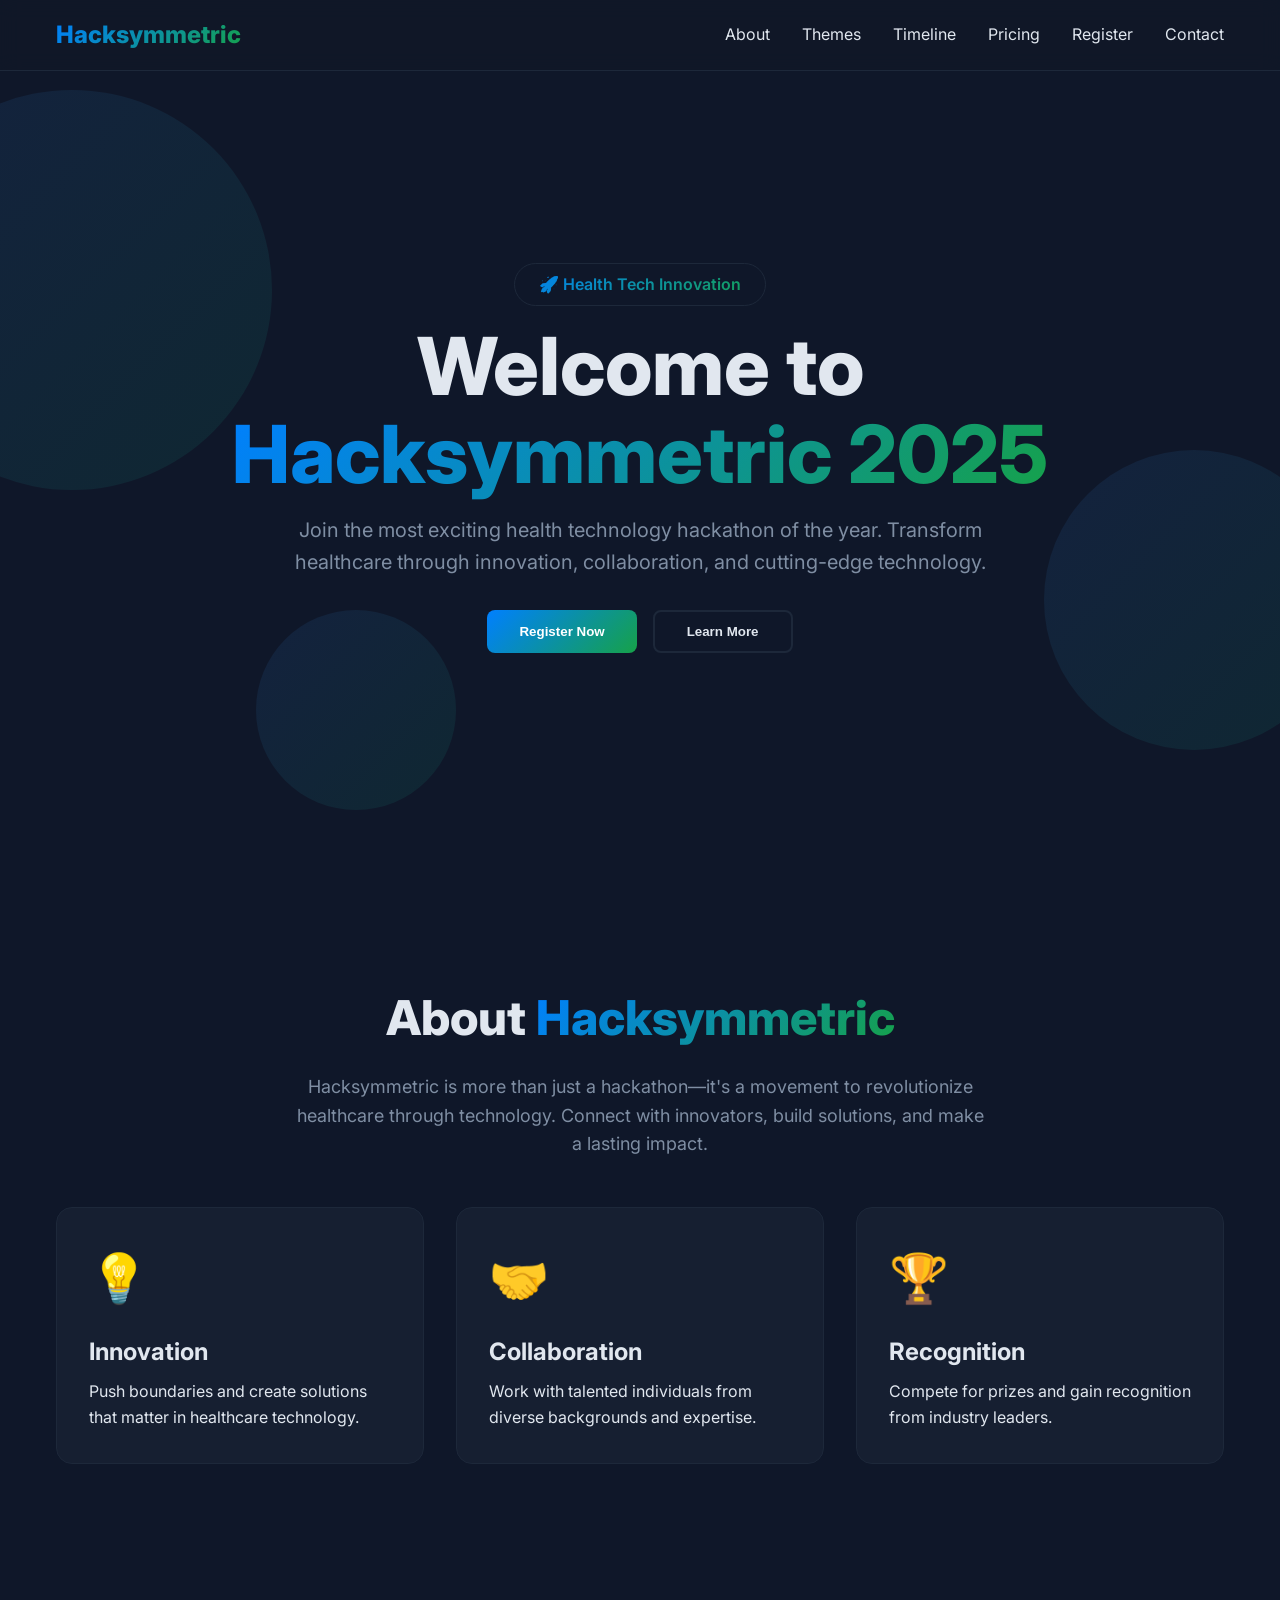
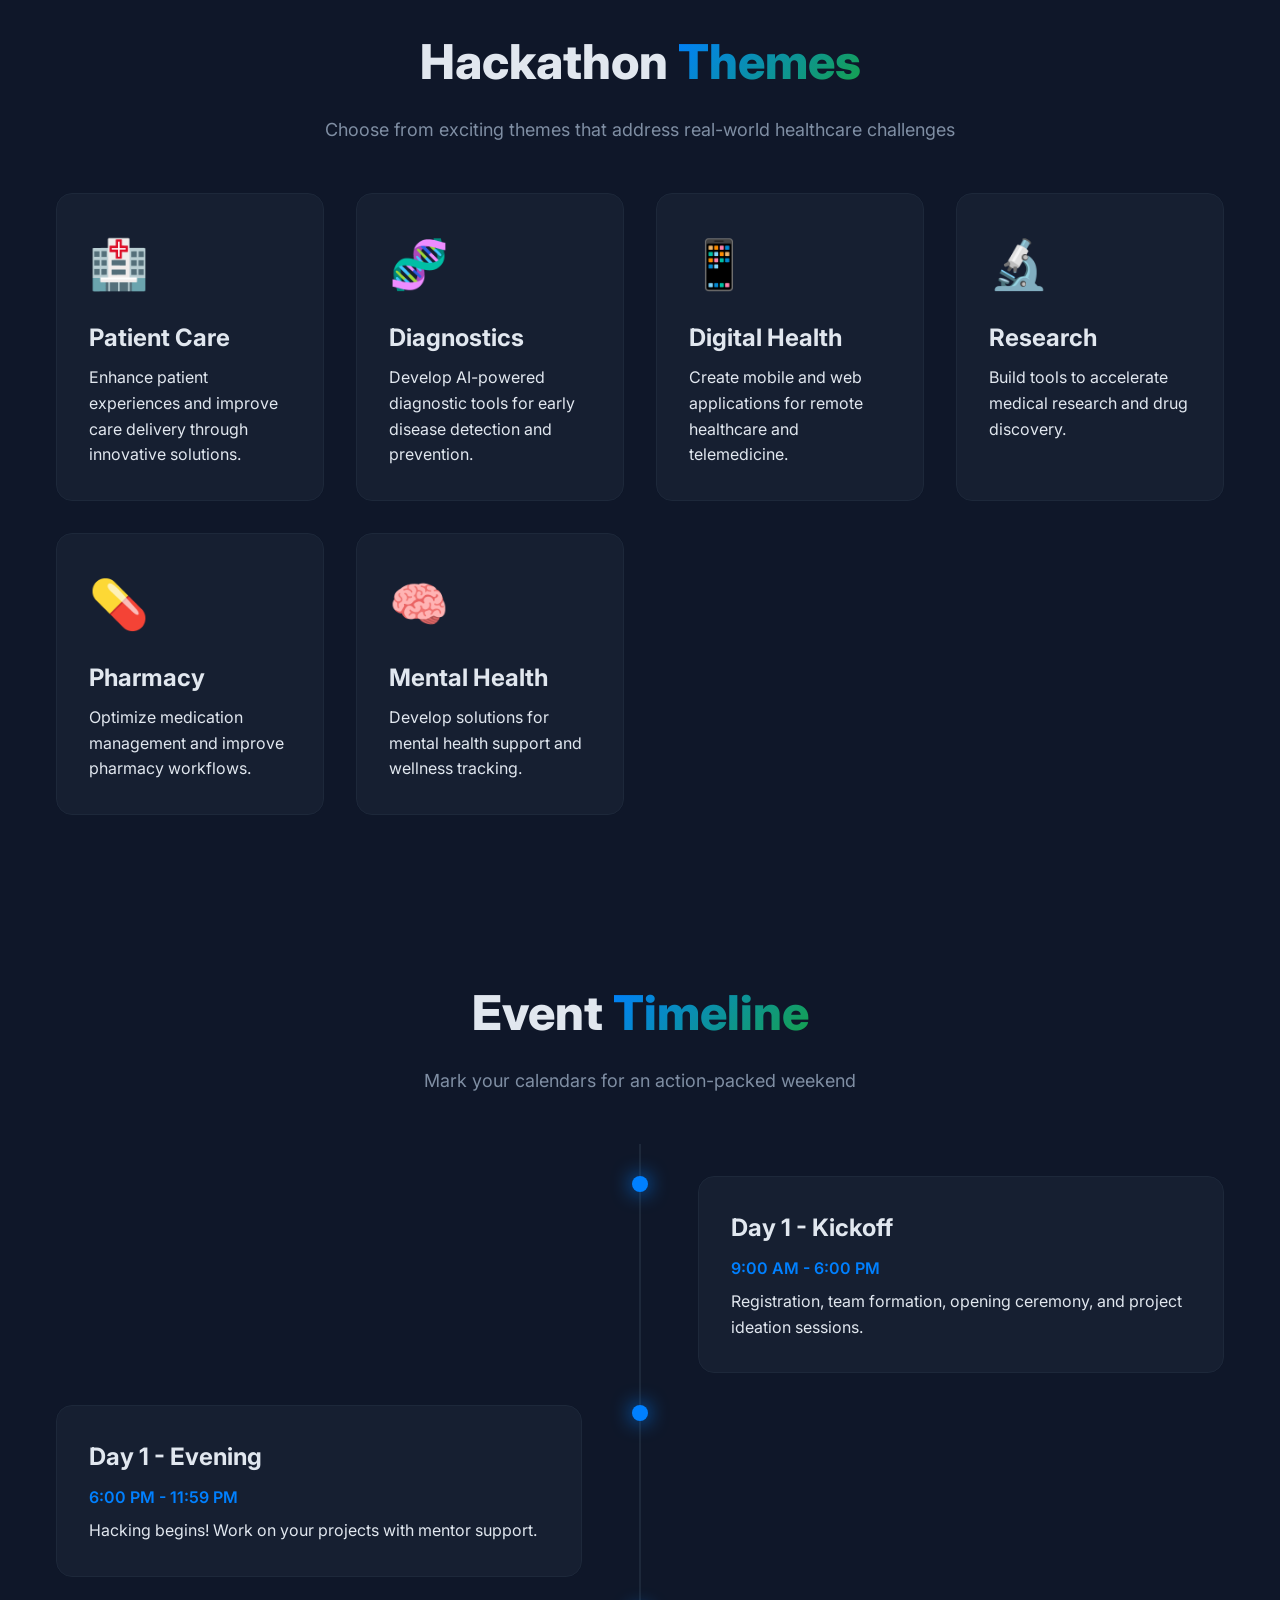
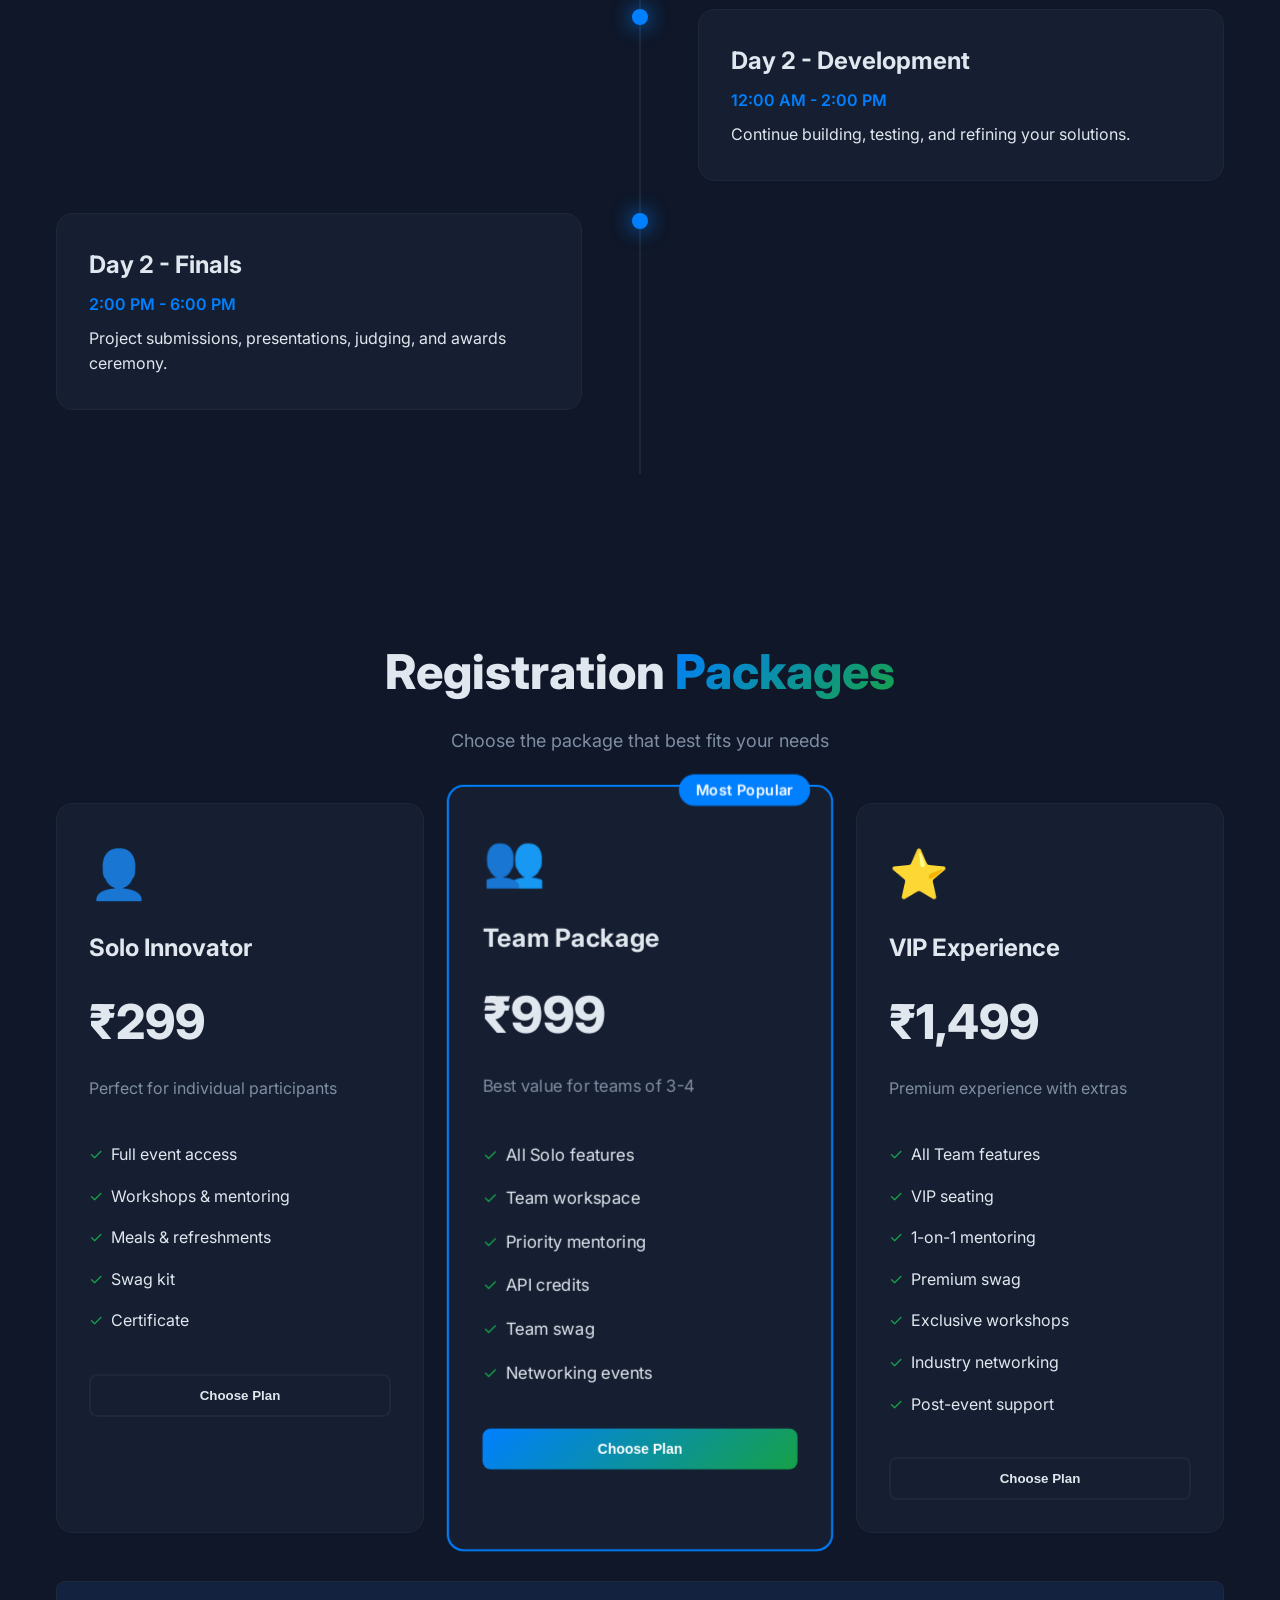
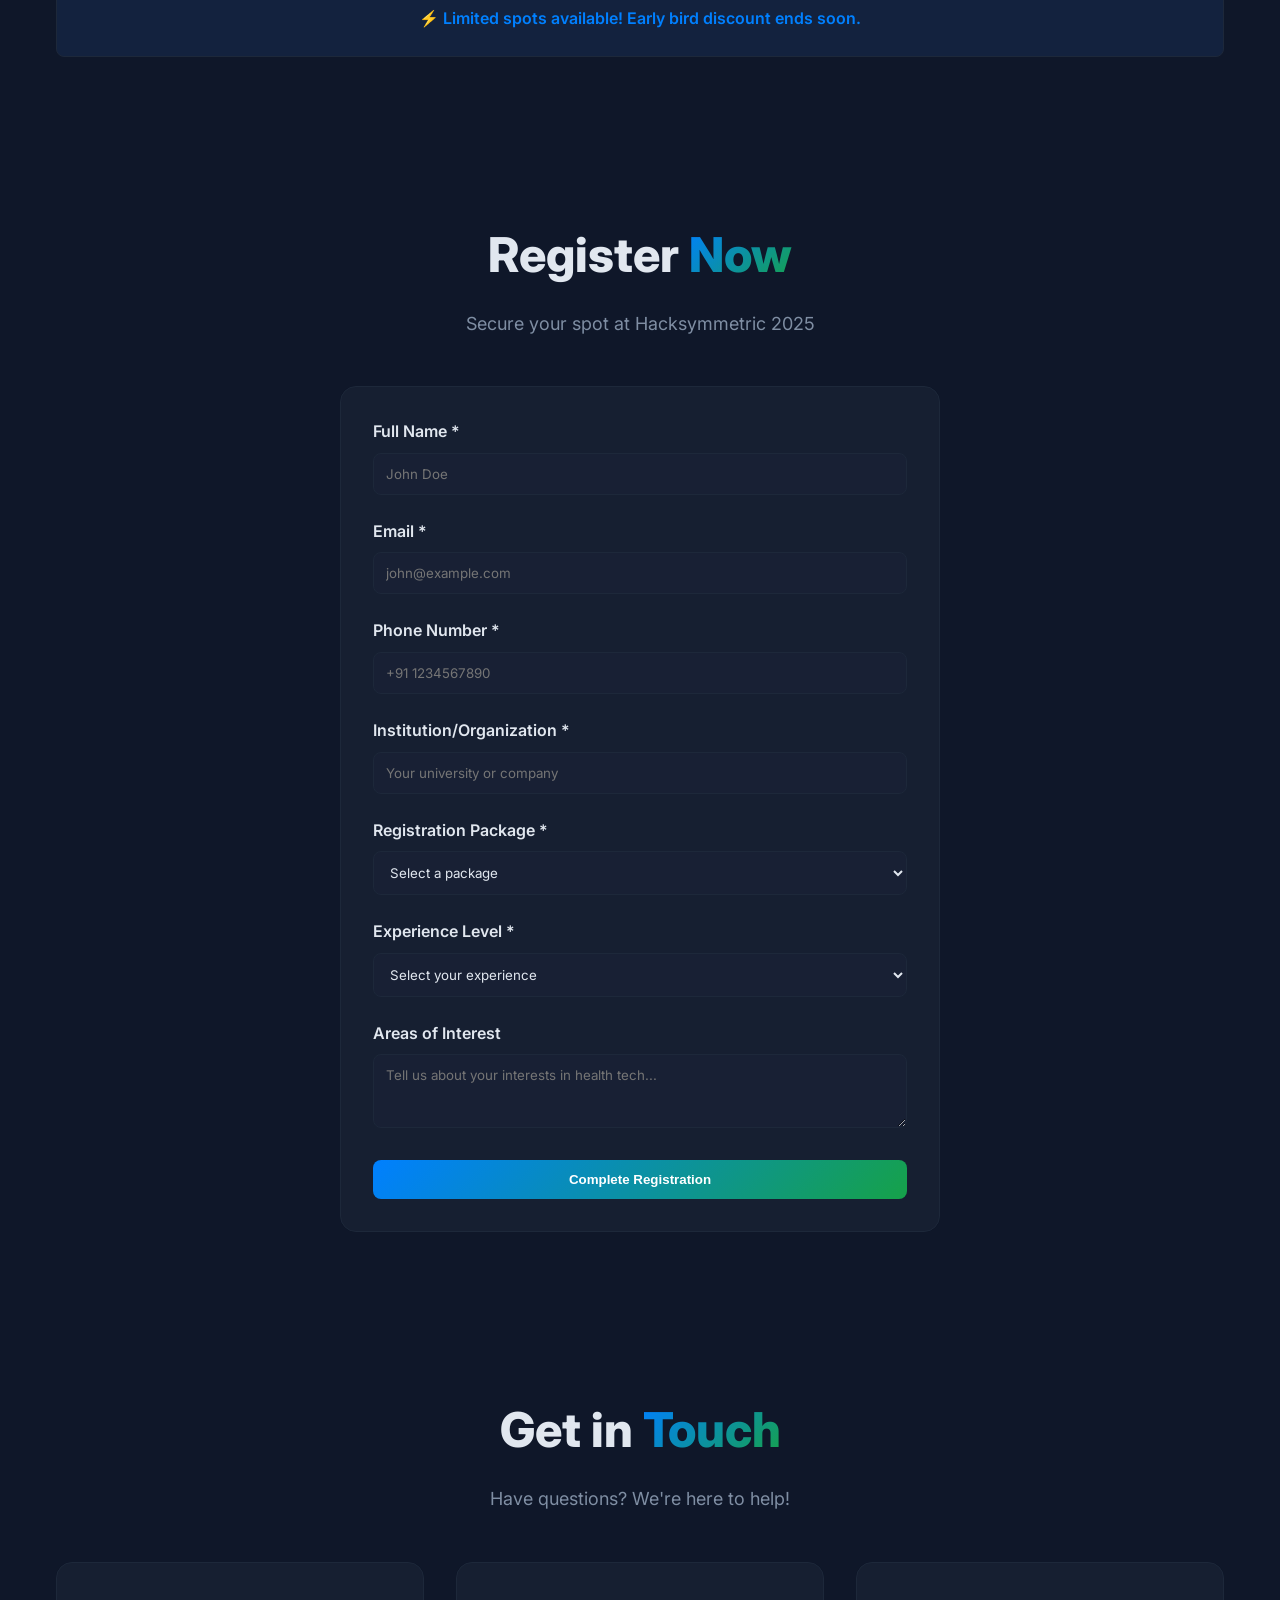
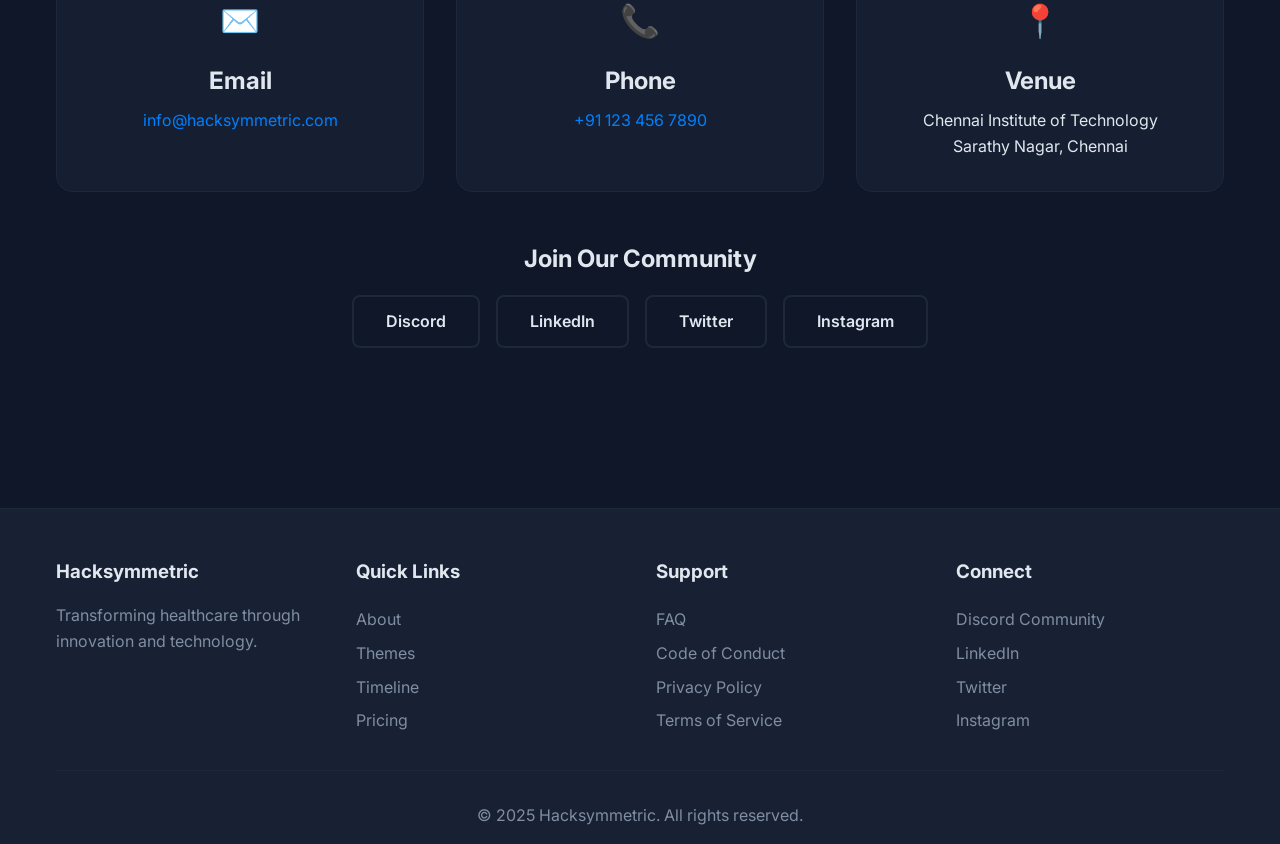
<file: public/hacksymmetric-complete.html>
<!DOCTYPE html>
<html lang="en">
<head>
    <meta charset="UTF-8">
    <meta name="viewport" content="width=device-width, initial-scale=1.0">
    <title>Hacksymmetric 2025 - Health Technology Hackathon</title>
    <meta name="description" content="Join Hacksymmetric 2025, the premier health technology hackathon. Innovate, collaborate, and transform healthcare through cutting-edge solutions.">
    <link rel="preconnect" href="https://fonts.googleapis.com">
    <link rel="preconnect" href="https://fonts.gstatic.com" crossorigin>
    <link href="https://fonts.googleapis.com/css2?family=Inter:wght@400;600;700;800&display=swap" rel="stylesheet">
    
    <style>
        * {
            margin: 0;
            padding: 0;
            box-sizing: border-box;
        }

        :root {
            --primary: 210 100% 50%;
            --primary-foreground: 0 0% 100%;
            --background: 222 47% 11%;
            --foreground: 213 31% 91%;
            --card: 224 37% 15%;
            --card-foreground: 213 31% 91%;
            --accent: 142 76% 36%;
            --accent-foreground: 144 61% 20%;
            --border: 216 34% 17%;
            --input: 216 34% 17%;
            --ring: 210 100% 50%;
            --muted: 223 47% 11%;
            --muted-foreground: 215.4 16.3% 56.9%;
        }

        body {
            font-family: 'Inter', sans-serif;
            background-color: hsl(var(--background));
            color: hsl(var(--foreground));
            line-height: 1.6;
            overflow-x: hidden;
        }

        .container {
            max-width: 1200px;
            margin: 0 auto;
            padding: 0 1rem;
        }

        /* Navigation */
        nav {
            position: fixed;
            top: 0;
            width: 100%;
            z-index: 50;
            transition: all 0.3s ease;
            background: rgba(17, 24, 39, 0.8);
            backdrop-filter: blur(10px);
            border-bottom: 1px solid hsl(var(--border));
        }

        nav.scrolled {
            background: rgba(17, 24, 39, 0.95);
            box-shadow: 0 4px 6px rgba(0, 0, 0, 0.1);
        }

        .nav-content {
            display: flex;
            justify-content: space-between;
            align-items: center;
            padding: 1rem;
            max-width: 1200px;
            margin: 0 auto;
        }

        .logo {
            font-size: 1.5rem;
            font-weight: 800;
            background: linear-gradient(135deg, hsl(var(--primary)), hsl(var(--accent)));
            -webkit-background-clip: text;
            -webkit-text-fill-color: transparent;
            cursor: pointer;
        }

        .nav-links {
            display: flex;
            gap: 2rem;
            list-style: none;
        }

        .nav-links a {
            color: hsl(var(--foreground));
            text-decoration: none;
            transition: color 0.3s ease;
            cursor: pointer;
        }

        .nav-links a:hover {
            color: hsl(var(--primary));
        }

        .mobile-menu-btn {
            display: none;
            background: none;
            border: none;
            color: hsl(var(--foreground));
            font-size: 1.5rem;
            cursor: pointer;
        }

        .mobile-menu {
            display: none;
            position: fixed;
            top: 60px;
            left: 0;
            right: 0;
            background: hsl(var(--background));
            border-bottom: 1px solid hsl(var(--border));
            padding: 1rem;
        }

        .mobile-menu.active {
            display: block;
        }

        .mobile-menu a {
            display: block;
            padding: 1rem;
            color: hsl(var(--foreground));
            text-decoration: none;
            border-bottom: 1px solid hsl(var(--border));
        }

        /* Buttons */
        .btn {
            padding: 0.75rem 2rem;
            border-radius: 0.5rem;
            font-weight: 600;
            cursor: pointer;
            transition: all 0.3s ease;
            border: none;
            text-decoration: none;
            display: inline-block;
        }

        .btn-primary {
            background: linear-gradient(135deg, hsl(var(--primary)), hsl(142 76% 36%));
            color: white;
        }

        .btn-primary:hover {
            transform: translateY(-2px);
            box-shadow: 0 10px 30px rgba(59, 130, 246, 0.4);
        }

        .btn-outline {
            background: transparent;
            border: 2px solid hsl(var(--border));
            color: hsl(var(--foreground));
        }

        .btn-outline:hover {
            background: hsl(var(--card));
        }

        /* Hero Section */
        #hero {
            position: relative;
            min-height: 100vh;
            display: flex;
            align-items: center;
            justify-content: center;
            text-align: center;
            padding: 6rem 1rem 2rem;
            overflow: hidden;
        }

        .hero-bg {
            position: absolute;
            inset: 0;
            overflow: hidden;
        }

        .floating-element {
            position: absolute;
            border-radius: 50%;
            background: linear-gradient(135deg, rgba(59, 130, 246, 0.1), rgba(16, 185, 129, 0.1));
            animation: float 20s infinite ease-in-out;
        }

        @keyframes float {
            0%, 100% { transform: translateY(0) rotate(0deg); }
            50% { transform: translateY(-20px) rotate(180deg); }
        }

        .hero-content {
            position: relative;
            z-index: 10;
            max-width: 900px;
        }

        .hero-tag {
            display: inline-block;
            padding: 0.5rem 1.5rem;
            background: linear-gradient(135deg, hsl(var(--primary)), hsl(var(--accent)));
            -webkit-background-clip: text;
            -webkit-text-fill-color: transparent;
            border: 1px solid hsl(var(--border));
            border-radius: 2rem;
            margin-bottom: 1rem;
            font-weight: 600;
        }

        h1 {
            font-size: clamp(2.5rem, 8vw, 5rem);
            font-weight: 800;
            margin-bottom: 1rem;
            line-height: 1.1;
            opacity: 0;
            animation: fadeInUp 1s ease forwards;
        }

        @keyframes fadeInUp {
            to {
                opacity: 1;
                transform: translateY(0);
            }
            from {
                opacity: 0;
                transform: translateY(20px);
            }
        }

        .text-gradient {
            background: linear-gradient(135deg, hsl(var(--primary)), hsl(var(--accent)));
            -webkit-background-clip: text;
            -webkit-text-fill-color: transparent;
        }

        .hero-description {
            font-size: 1.25rem;
            color: hsl(var(--muted-foreground));
            margin-bottom: 2rem;
            max-width: 700px;
            margin-left: auto;
            margin-right: auto;
        }

        .hero-buttons {
            display: flex;
            gap: 1rem;
            justify-content: center;
            flex-wrap: wrap;
            margin-bottom: 3rem;
        }

        /* Glass Card */
        .glass-card {
            background: rgba(30, 41, 59, 0.5);
            backdrop-filter: blur(10px);
            border: 1px solid hsl(var(--border));
            border-radius: 1rem;
            padding: 2rem;
            transition: all 0.3s ease;
        }

        .glass-card:hover {
            transform: translateY(-5px);
            box-shadow: 0 20px 40px rgba(0, 0, 0, 0.3);
        }

        /* Sections */
        section {
            padding: 5rem 1rem;
        }

        .section-title {
            font-size: clamp(2rem, 5vw, 3rem);
            font-weight: 800;
            text-align: center;
            margin-bottom: 1rem;
        }

        .section-description {
            text-align: center;
            color: hsl(var(--muted-foreground));
            max-width: 700px;
            margin: 0 auto 3rem;
            font-size: 1.125rem;
        }

        /* Grid */
        .grid {
            display: grid;
            gap: 2rem;
            grid-template-columns: repeat(auto-fit, minmax(300px, 1fr));
        }

        .grid-3 {
            grid-template-columns: repeat(auto-fit, minmax(250px, 1fr));
        }

        /* Theme Cards */
        .theme-card {
            position: relative;
            overflow: hidden;
        }

        .theme-icon {
            font-size: 3rem;
            margin-bottom: 1rem;
        }

        .theme-title {
            font-size: 1.5rem;
            font-weight: 700;
            margin-bottom: 0.5rem;
        }

        /* Timeline */
        .timeline {
            position: relative;
            padding: 2rem 0;
        }

        .timeline::before {
            content: '';
            position: absolute;
            left: 50%;
            top: 0;
            bottom: 0;
            width: 2px;
            background: hsl(var(--border));
            transform: translateX(-50%);
        }

        .timeline-item {
            margin-bottom: 2rem;
            position: relative;
        }

        .timeline-dot {
            position: absolute;
            left: 50%;
            width: 16px;
            height: 16px;
            background: hsl(var(--primary));
            border-radius: 50%;
            transform: translateX(-50%);
            box-shadow: 0 0 20px hsl(var(--primary));
        }

        /* Pricing Cards */
        .pricing-card {
            position: relative;
        }

        .pricing-card.popular {
            border: 2px solid hsl(var(--primary));
            transform: scale(1.05);
        }

        .popular-badge {
            position: absolute;
            top: -12px;
            right: 20px;
            background: hsl(var(--primary));
            color: white;
            padding: 0.25rem 1rem;
            border-radius: 1rem;
            font-size: 0.875rem;
            font-weight: 600;
        }

        .price {
            font-size: 3rem;
            font-weight: 800;
            margin: 1rem 0;
        }

        .features {
            list-style: none;
            margin: 2rem 0;
        }

        .features li {
            padding: 0.5rem 0;
            display: flex;
            align-items: center;
            gap: 0.5rem;
        }

        .check-icon {
            color: hsl(var(--accent));
        }

        /* Form */
        .form-group {
            margin-bottom: 1.5rem;
        }

        label {
            display: block;
            margin-bottom: 0.5rem;
            font-weight: 600;
        }

        input, select, textarea {
            width: 100%;
            padding: 0.75rem;
            background: hsl(var(--card));
            border: 1px solid hsl(var(--border));
            border-radius: 0.5rem;
            color: hsl(var(--foreground));
            font-family: inherit;
        }

        input:focus, select:focus, textarea:focus {
            outline: none;
            border-color: hsl(var(--primary));
            box-shadow: 0 0 0 3px rgba(59, 130, 246, 0.1);
        }

        /* Contact Cards */
        .contact-card {
            text-align: center;
        }

        .contact-icon {
            font-size: 2rem;
            color: hsl(var(--primary));
            margin-bottom: 1rem;
        }

        /* Footer */
        footer {
            background: hsl(var(--card));
            padding: 3rem 1rem 1rem;
            margin-top: 5rem;
            border-top: 1px solid hsl(var(--border));
        }

        .footer-content {
            display: grid;
            grid-template-columns: repeat(auto-fit, minmax(200px, 1fr));
            gap: 2rem;
            margin-bottom: 2rem;
        }

        .footer-section h3 {
            margin-bottom: 1rem;
        }

        .footer-links {
            list-style: none;
        }

        .footer-links a {
            color: hsl(var(--muted-foreground));
            text-decoration: none;
            display: block;
            padding: 0.25rem 0;
        }

        .footer-links a:hover {
            color: hsl(var(--primary));
        }

        .footer-bottom {
            text-align: center;
            padding-top: 2rem;
            border-top: 1px solid hsl(var(--border));
            color: hsl(var(--muted-foreground));
        }

        /* Responsive */
        @media (max-width: 768px) {
            .nav-links {
                display: none;
            }

            .mobile-menu-btn {
                display: block;
            }

            .timeline::before {
                left: 20px;
            }

            .timeline-dot {
                left: 20px;
            }

            .pricing-card.popular {
                transform: none;
            }
        }
    </style>
</head>
<body>
    <!-- Navigation -->
    <nav id="nav">
        <div class="nav-content">
            <div class="logo" onclick="scrollToSection('hero')">Hacksymmetric</div>
            <ul class="nav-links">
                <li><a onclick="scrollToSection('about')">About</a></li>
                <li><a onclick="scrollToSection('themes')">Themes</a></li>
                <li><a onclick="scrollToSection('timeline')">Timeline</a></li>
                <li><a onclick="scrollToSection('pricing')">Pricing</a></li>
                <li><a onclick="scrollToSection('registration')">Register</a></li>
                <li><a onclick="scrollToSection('contact')">Contact</a></li>
            </ul>
            <button class="mobile-menu-btn" onclick="toggleMobileMenu()">☰</button>
        </div>
        <div class="mobile-menu" id="mobileMenu">
            <a onclick="scrollToSection('about')">About</a>
            <a onclick="scrollToSection('themes')">Themes</a>
            <a onclick="scrollToSection('timeline')">Timeline</a>
            <a onclick="scrollToSection('pricing')">Pricing</a>
            <a onclick="scrollToSection('registration')">Register</a>
            <a onclick="scrollToSection('contact')">Contact</a>
        </div>
    </nav>

    <!-- Hero Section -->
    <section id="hero">
        <div class="hero-bg">
            <div class="floating-element" style="width: 400px; height: 400px; top: 10%; left: -10%;"></div>
            <div class="floating-element" style="width: 300px; height: 300px; top: 50%; right: -5%; animation-delay: -5s;"></div>
            <div class="floating-element" style="width: 200px; height: 200px; bottom: 10%; left: 20%; animation-delay: -10s;"></div>
        </div>
        <div class="hero-content">
            <span class="hero-tag">🚀 Health Tech Innovation</span>
            <h1>
                Welcome to<br>
                <span class="text-gradient">Hacksymmetric 2025</span>
            </h1>
            <p class="hero-description">
                Join the most exciting health technology hackathon of the year. Transform healthcare through innovation, collaboration, and cutting-edge technology.
            </p>
            <div class="hero-buttons">
                <button class="btn btn-primary" onclick="scrollToSection('registration')">Register Now</button>
                <button class="btn btn-outline" onclick="scrollToSection('about')">Learn More</button>
            </div>
        </div>
    </section>

    <!-- About Section -->
    <section id="about">
        <div class="container">
            <h2 class="section-title">About <span class="text-gradient">Hacksymmetric</span></h2>
            <p class="section-description">
                Hacksymmetric is more than just a hackathon—it's a movement to revolutionize healthcare through technology. Connect with innovators, build solutions, and make a lasting impact.
            </p>
            <div class="grid">
                <div class="glass-card">
                    <div class="theme-icon">💡</div>
                    <h3 class="theme-title">Innovation</h3>
                    <p>Push boundaries and create solutions that matter in healthcare technology.</p>
                </div>
                <div class="glass-card">
                    <div class="theme-icon">🤝</div>
                    <h3 class="theme-title">Collaboration</h3>
                    <p>Work with talented individuals from diverse backgrounds and expertise.</p>
                </div>
                <div class="glass-card">
                    <div class="theme-icon">🏆</div>
                    <h3 class="theme-title">Recognition</h3>
                    <p>Compete for prizes and gain recognition from industry leaders.</p>
                </div>
            </div>
        </div>
    </section>

    <!-- Themes Section -->
    <section id="themes">
        <div class="container">
            <h2 class="section-title">Hackathon <span class="text-gradient">Themes</span></h2>
            <p class="section-description">
                Choose from exciting themes that address real-world healthcare challenges
            </p>
            <div class="grid grid-3">
                <div class="glass-card theme-card">
                    <div class="theme-icon">🏥</div>
                    <h3 class="theme-title">Patient Care</h3>
                    <p>Enhance patient experiences and improve care delivery through innovative solutions.</p>
                </div>
                <div class="glass-card theme-card">
                    <div class="theme-icon">🧬</div>
                    <h3 class="theme-title">Diagnostics</h3>
                    <p>Develop AI-powered diagnostic tools for early disease detection and prevention.</p>
                </div>
                <div class="glass-card theme-card">
                    <div class="theme-icon">📱</div>
                    <h3 class="theme-title">Digital Health</h3>
                    <p>Create mobile and web applications for remote healthcare and telemedicine.</p>
                </div>
                <div class="glass-card theme-card">
                    <div class="theme-icon">🔬</div>
                    <h3 class="theme-title">Research</h3>
                    <p>Build tools to accelerate medical research and drug discovery.</p>
                </div>
                <div class="glass-card theme-card">
                    <div class="theme-icon">💊</div>
                    <h3 class="theme-title">Pharmacy</h3>
                    <p>Optimize medication management and improve pharmacy workflows.</p>
                </div>
                <div class="glass-card theme-card">
                    <div class="theme-icon">🧠</div>
                    <h3 class="theme-title">Mental Health</h3>
                    <p>Develop solutions for mental health support and wellness tracking.</p>
                </div>
            </div>
        </div>
    </section>

    <!-- Timeline Section -->
    <section id="timeline">
        <div class="container">
            <h2 class="section-title">Event <span class="text-gradient">Timeline</span></h2>
            <p class="section-description">
                Mark your calendars for an action-packed weekend
            </p>
            <div class="timeline">
                <div class="timeline-item">
                    <div class="timeline-dot"></div>
                    <div class="glass-card" style="margin-left: auto; width: 45%;">
                        <h3 class="theme-title">Day 1 - Kickoff</h3>
                        <p style="color: hsl(var(--primary)); font-weight: 600; margin-bottom: 0.5rem;">9:00 AM - 6:00 PM</p>
                        <p>Registration, team formation, opening ceremony, and project ideation sessions.</p>
                    </div>
                </div>
                <div class="timeline-item">
                    <div class="timeline-dot"></div>
                    <div class="glass-card" style="margin-right: auto; width: 45%;">
                        <h3 class="theme-title">Day 1 - Evening</h3>
                        <p style="color: hsl(var(--primary)); font-weight: 600; margin-bottom: 0.5rem;">6:00 PM - 11:59 PM</p>
                        <p>Hacking begins! Work on your projects with mentor support.</p>
                    </div>
                </div>
                <div class="timeline-item">
                    <div class="timeline-dot"></div>
                    <div class="glass-card" style="margin-left: auto; width: 45%;">
                        <h3 class="theme-title">Day 2 - Development</h3>
                        <p style="color: hsl(var(--primary)); font-weight: 600; margin-bottom: 0.5rem;">12:00 AM - 2:00 PM</p>
                        <p>Continue building, testing, and refining your solutions.</p>
                    </div>
                </div>
                <div class="timeline-item">
                    <div class="timeline-dot"></div>
                    <div class="glass-card" style="margin-right: auto; width: 45%;">
                        <h3 class="theme-title">Day 2 - Finals</h3>
                        <p style="color: hsl(var(--primary)); font-weight: 600; margin-bottom: 0.5rem;">2:00 PM - 6:00 PM</p>
                        <p>Project submissions, presentations, judging, and awards ceremony.</p>
                    </div>
                </div>
            </div>
        </div>
    </section>

    <!-- Pricing Section -->
    <section id="pricing">
        <div class="container">
            <h2 class="section-title">Registration <span class="text-gradient">Packages</span></h2>
            <p class="section-description">
                Choose the package that best fits your needs
            </p>
            <div class="grid">
                <div class="glass-card pricing-card">
                    <div class="theme-icon">👤</div>
                    <h3 class="theme-title">Solo Innovator</h3>
                    <div class="price">₹299</div>
                    <p style="color: hsl(var(--muted-foreground)); margin-bottom: 1rem;">Perfect for individual participants</p>
                    <ul class="features">
                        <li><span class="check-icon">✓</span> Full event access</li>
                        <li><span class="check-icon">✓</span> Workshops & mentoring</li>
                        <li><span class="check-icon">✓</span> Meals & refreshments</li>
                        <li><span class="check-icon">✓</span> Swag kit</li>
                        <li><span class="check-icon">✓</span> Certificate</li>
                    </ul>
                    <button class="btn btn-outline" style="width: 100%;" onclick="scrollToSection('registration')">Choose Plan</button>
                </div>
                <div class="glass-card pricing-card popular">
                    <span class="popular-badge">Most Popular</span>
                    <div class="theme-icon">👥</div>
                    <h3 class="theme-title">Team Package</h3>
                    <div class="price">₹999</div>
                    <p style="color: hsl(var(--muted-foreground)); margin-bottom: 1rem;">Best value for teams of 3-4</p>
                    <ul class="features">
                        <li><span class="check-icon">✓</span> All Solo features</li>
                        <li><span class="check-icon">✓</span> Team workspace</li>
                        <li><span class="check-icon">✓</span> Priority mentoring</li>
                        <li><span class="check-icon">✓</span> API credits</li>
                        <li><span class="check-icon">✓</span> Team swag</li>
                        <li><span class="check-icon">✓</span> Networking events</li>
                    </ul>
                    <button class="btn btn-primary" style="width: 100%;" onclick="scrollToSection('registration')">Choose Plan</button>
                </div>
                <div class="glass-card pricing-card">
                    <div class="theme-icon">⭐</div>
                    <h3 class="theme-title">VIP Experience</h3>
                    <div class="price">₹1,499</div>
                    <p style="color: hsl(var(--muted-foreground)); margin-bottom: 1rem;">Premium experience with extras</p>
                    <ul class="features">
                        <li><span class="check-icon">✓</span> All Team features</li>
                        <li><span class="check-icon">✓</span> VIP seating</li>
                        <li><span class="check-icon">✓</span> 1-on-1 mentoring</li>
                        <li><span class="check-icon">✓</span> Premium swag</li>
                        <li><span class="check-icon">✓</span> Exclusive workshops</li>
                        <li><span class="check-icon">✓</span> Industry networking</li>
                        <li><span class="check-icon">✓</span> Post-event support</li>
                    </ul>
                    <button class="btn btn-outline" style="width: 100%;" onclick="scrollToSection('registration')">Choose Plan</button>
                </div>
            </div>
            <div style="text-align: center; margin-top: 3rem; padding: 1.5rem; background: rgba(59, 130, 246, 0.1); border-radius: 0.5rem; border: 1px solid hsl(var(--border));">
                <p style="font-weight: 600; color: hsl(var(--primary));">⚡ Limited spots available! Early bird discount ends soon.</p>
            </div>
        </div>
    </section>

    <!-- Registration Section -->
    <section id="registration">
        <div class="container">
            <h2 class="section-title">Register <span class="text-gradient">Now</span></h2>
            <p class="section-description">
                Secure your spot at Hacksymmetric 2025
            </p>
            <div class="glass-card" style="max-width: 600px; margin: 0 auto;">
                <form id="registrationForm" onsubmit="handleSubmit(event)">
                    <div class="form-group">
                        <label for="name">Full Name *</label>
                        <input type="text" id="name" name="name" required placeholder="John Doe">
                    </div>
                    <div class="form-group">
                        <label for="email">Email *</label>
                        <input type="email" id="email" name="email" required placeholder="john@example.com">
                    </div>
                    <div class="form-group">
                        <label for="phone">Phone Number *</label>
                        <input type="tel" id="phone" name="phone" required placeholder="+91 1234567890">
                    </div>
                    <div class="form-group">
                        <label for="institution">Institution/Organization *</label>
                        <input type="text" id="institution" name="institution" required placeholder="Your university or company">
                    </div>
                    <div class="form-group">
                        <label for="package">Registration Package *</label>
                        <select id="package" name="package" required>
                            <option value="">Select a package</option>
                            <option value="solo">Solo Innovator - ₹299</option>
                            <option value="team">Team Package - ₹999</option>
                            <option value="vip">VIP Experience - ₹1,499</option>
                        </select>
                    </div>
                    <div class="form-group">
                        <label for="experience">Experience Level *</label>
                        <select id="experience" name="experience" required>
                            <option value="">Select your experience</option>
                            <option value="beginner">Beginner</option>
                            <option value="intermediate">Intermediate</option>
                            <option value="advanced">Advanced</option>
                        </select>
                    </div>
                    <div class="form-group">
                        <label for="interests">Areas of Interest</label>
                        <textarea id="interests" name="interests" rows="3" placeholder="Tell us about your interests in health tech..."></textarea>
                    </div>
                    <button type="submit" class="btn btn-primary" style="width: 100%;">Complete Registration</button>
                </form>
            </div>
        </div>
    </section>

    <!-- Contact Section -->
    <section id="contact">
        <div class="container">
            <h2 class="section-title">Get in <span class="text-gradient">Touch</span></h2>
            <p class="section-description">
                Have questions? We're here to help!
            </p>
            <div class="grid">
                <div class="glass-card contact-card">
                    <div class="contact-icon">✉️</div>
                    <h3 class="theme-title">Email</h3>
                    <p><a href="mailto:info@hacksymmetric.com" style="color: hsl(var(--primary)); text-decoration: none;">info@hacksymmetric.com</a></p>
                </div>
                <div class="glass-card contact-card">
                    <div class="contact-icon">📞</div>
                    <h3 class="theme-title">Phone</h3>
                    <p><a href="tel:+911234567890" style="color: hsl(var(--primary)); text-decoration: none;">+91 123 456 7890</a></p>
                </div>
                <div class="glass-card contact-card">
                    <div class="contact-icon">📍</div>
                    <h3 class="theme-title">Venue</h3>
                    <p>Chennai Institute of Technology<br>Sarathy Nagar, Chennai</p>
                </div>
            </div>
            <div style="margin-top: 3rem; text-align: center;">
                <h3 class="theme-title">Join Our Community</h3>
                <div style="display: flex; gap: 1rem; justify-content: center; margin-top: 1rem; flex-wrap: wrap;">
                    <a href="#" class="btn btn-outline">Discord</a>
                    <a href="#" class="btn btn-outline">LinkedIn</a>
                    <a href="#" class="btn btn-outline">Twitter</a>
                    <a href="#" class="btn btn-outline">Instagram</a>
                </div>
            </div>
        </div>
    </section>

    <!-- Footer -->
    <footer>
        <div class="container">
            <div class="footer-content">
                <div class="footer-section">
                    <h3>Hacksymmetric</h3>
                    <p style="color: hsl(var(--muted-foreground));">Transforming healthcare through innovation and technology.</p>
                </div>
                <div class="footer-section">
                    <h3>Quick Links</h3>
                    <ul class="footer-links">
                        <li><a onclick="scrollToSection('about')">About</a></li>
                        <li><a onclick="scrollToSection('themes')">Themes</a></li>
                        <li><a onclick="scrollToSection('timeline')">Timeline</a></li>
                        <li><a onclick="scrollToSection('pricing')">Pricing</a></li>
                    </ul>
                </div>
                <div class="footer-section">
                    <h3>Support</h3>
                    <ul class="footer-links">
                        <li><a href="#">FAQ</a></li>
                        <li><a href="#">Code of Conduct</a></li>
                        <li><a href="#">Privacy Policy</a></li>
                        <li><a href="#">Terms of Service</a></li>
                    </ul>
                </div>
                <div class="footer-section">
                    <h3>Connect</h3>
                    <ul class="footer-links">
                        <li><a href="#">Discord Community</a></li>
                        <li><a href="#">LinkedIn</a></li>
                        <li><a href="#">Twitter</a></li>
                        <li><a href="#">Instagram</a></li>
                    </ul>
                </div>
            </div>
            <div class="footer-bottom">
                <p>&copy; 2025 Hacksymmetric. All rights reserved.</p>
            </div>
        </div>
    </footer>

    <script>
        // Navigation scroll effect
        window.addEventListener('scroll', function() {
            const nav = document.getElementById('nav');
            if (window.scrollY > 50) {
                nav.classList.add('scrolled');
            } else {
                nav.classList.remove('scrolled');
            }
        });

        // Smooth scroll to section
        function scrollToSection(id) {
            const element = document.getElementById(id);
            if (element) {
                element.scrollIntoView({ behavior: 'smooth' });
                // Close mobile menu if open
                document.getElementById('mobileMenu').classList.remove('active');
            }
        }

        // Toggle mobile menu
        function toggleMobileMenu() {
            const menu = document.getElementById('mobileMenu');
            menu.classList.toggle('active');
        }

        // Handle form submission
        function handleSubmit(event) {
            event.preventDefault();
            const formData = new FormData(event.target);
            const data = Object.fromEntries(formData.entries());
            
            // Here you would typically send the data to your backend
            console.log('Form submitted:', data);
            
            // Show success message
            alert('Registration successful! We will contact you soon with payment details.');
            event.target.reset();
        }

        // Close mobile menu when clicking outside
        document.addEventListener('click', function(event) {
            const menu = document.getElementById('mobileMenu');
            const btn = document.querySelector('.mobile-menu-btn');
            
            if (!menu.contains(event.target) && !btn.contains(event.target)) {
                menu.classList.remove('active');
            }
        });
    </script>
</body>
</html>
</file>
